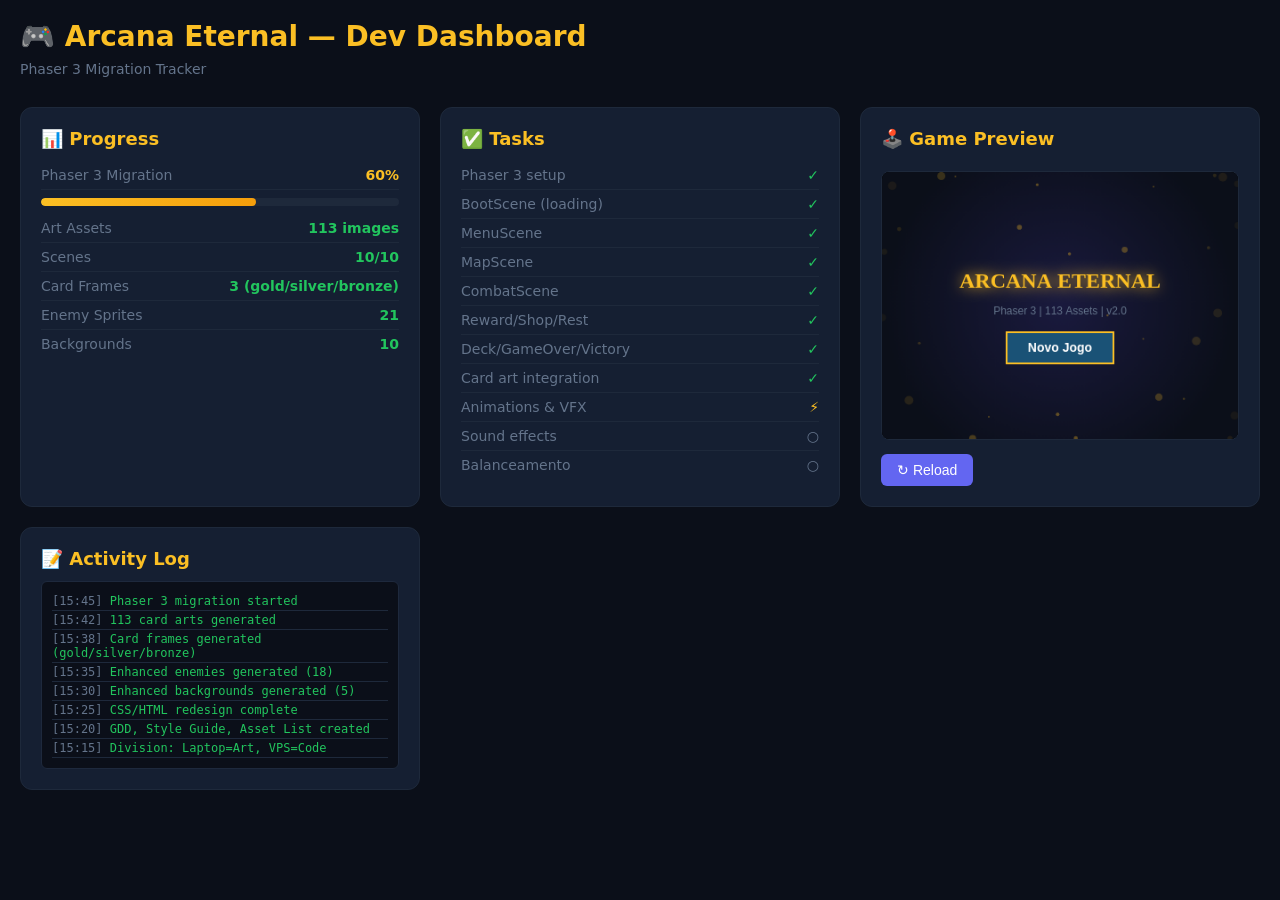
<file: dashboard.html>
<!DOCTYPE html>
<html lang="pt-BR">
<head>
<meta charset="UTF-8">
<meta name="viewport" content="width=device-width, initial-scale=1.0">
<title>Arcana Eternal — Dev Dashboard</title>
<style>
*{margin:0;padding:0;box-sizing:border-box}
body{font-family:'Segoe UI',system-ui,sans-serif;background:#0b0f19;color:#f1f5f9;min-height:100vh;padding:20px}
h1{font-size:28px;color:#fbbf24;margin-bottom:8px}
.subtitle{color:#64748b;font-size:14px;margin-bottom:30px}
.grid{display:grid;grid-template-columns:repeat(auto-fit,minmax(300px,1fr));gap:20px}
.card{background:#151f32;border:1px solid #1e293b;border-radius:12px;padding:20px}
.card h2{font-size:18px;color:#fbbf24;margin-bottom:12px}
.progress-bar{height:8px;background:#1e293b;border-radius:4px;overflow:hidden;margin:8px 0}
.progress-fill{height:100%;background:linear-gradient(90deg,#fbbf24,#f59e0b);border-radius:4px;transition:width 0.5s}
.stat{display:flex;justify-content:space-between;padding:6px 0;border-bottom:1px solid #1e293b;font-size:14px}
.stat:last-child{border-bottom:none}
.stat .label{color:#64748b}
.stat .value{font-weight:600}
.stat .value.done{color:#22c55e}
.stat .value.wip{color:#fbbf24}
canvas{border:1px solid #1e293b;border-radius:8px;background:#000;margin-top:10px;width:100%;max-width:400px}
.btn{display:inline-block;padding:8px 16px;background:#6366f1;color:#fff;border:none;border-radius:6px;cursor:pointer;font-size:14px;margin-top:10px}
.btn:hover{background:#4f46e5}
.log{background:#0b0f19;border:1px solid #1e293d;border-radius:6px;padding:10px;font-family:monospace;font-size:12px;max-height:200px;overflow-y:auto;margin-top:10px}
.log-entry{padding:2px 0;border-bottom:1px solid #1e293b}
.log-entry .time{color:#64748b}
.log-entry .msg.ok{color:#22c55e}
</style>
</head>
<body>
<h1>🎮 Arcana Eternal — Dev Dashboard</h1>
<p class="subtitle">Phaser 3 Migration Tracker</p>

<div class="grid">
<div class="card">
  <h2>📊 Progress</h2>
  <div class="stat"><span class="label">Phaser 3 Migration</span><span class="value wip">60%</span></div>
  <div class="progress-bar"><div class="progress-fill" style="width:60%"></div></div>
  <div class="stat"><span class="label">Art Assets</span><span class="value done">113 images</span></div>
  <div class="stat"><span class="label">Scenes</span><span class="value done">10/10</span></div>
  <div class="stat"><span class="label">Card Frames</span><span class="value done">3 (gold/silver/bronze)</span></div>
  <div class="stat"><span class="label">Enemy Sprites</span><span class="value done">21</span></div>
  <div class="stat"><span class="label">Backgrounds</span><span class="value done">10</span></div>
</div>

<div class="card">
  <h2>✅ Tasks</h2>
  <div class="stat"><span class="label">Phaser 3 setup</span><span class="value done">✓</span></div>
  <div class="stat"><span class="label">BootScene (loading)</span><span class="value done">✓</span></div>
  <div class="stat"><span class="label">MenuScene</span><span class="value done">✓</span></div>
  <div class="stat"><span class="label">MapScene</span><span class="value done">✓</span></div>
  <div class="stat"><span class="label">CombatScene</span><span class="value done">✓</span></div>
  <div class="stat"><span class="label">Reward/Shop/Rest</span><span class="value done">✓</span></div>
  <div class="stat"><span class="label">Deck/GameOver/Victory</span><span class="value done">✓</span></div>
  <div class="stat"><span class="label">Card art integration</span><span class="value done">✓</span></div>
  <div class="stat"><span class="label">Animations & VFX</span><span class="value wip">⚡</span></div>
  <div class="stat"><span class="label">Sound effects</span><span class="value" style="color:#64748b">○</span></div>
  <div class="stat"><span class="label">Balanceamento</span><span class="value" style="color:#64748b">○</span></div>
</div>

<div class="card">
  <h2>🕹️ Game Preview</h2>
  <canvas id="game" width="400" height="300"></canvas>
  <button class="btn" onclick="location.reload()">↻ Reload</button>
</div>

<div class="card">
  <h2>📝 Activity Log</h2>
  <div class="log">
    <div class="log-entry"><span class="time">[15:45]</span> <span class="msg ok">Phaser 3 migration started</span></div>
    <div class="log-entry"><span class="time">[15:42]</span> <span class="msg ok">113 card arts generated</span></div>
    <div class="log-entry"><span class="time">[15:38]</span> <span class="msg ok">Card frames generated (gold/silver/bronze)</span></div>
    <div class="log-entry"><span class="time">[15:35]</span> <span class="msg ok">Enhanced enemies generated (18)</span></div>
    <div class="log-entry"><span class="time">[15:30]</span> <span class="msg ok">Enhanced backgrounds generated (5)</span></div>
    <div class="log-entry"><span class="time">[15:25]</span> <span class="msg ok">CSS/HTML redesign complete</span></div>
    <div class="log-entry"><span class="time">[15:20]</span> <span class="msg ok">GDD, Style Guide, Asset List created</span></div>
    <div class="log-entry"><span class="time">[15:15]</span> <span class="msg ok">Division: Laptop=Art, VPS=Code</span></div>
  </div>
</div>
</div>

<script>
// Simple canvas preview
const canvas = document.getElementById('game');
const ctx = canvas.getContext('2d');
let frame = 0;

function render() {
  const t = Date.now() / 1000;
  const grad = ctx.createRadialGradient(canvas.width/2, canvas.height/2, 0, canvas.width/2, canvas.height/2, canvas.width/2);
  grad.addColorStop(0, '#1a1a3e');
  grad.addColorStop(1, '#0b0f19');
  ctx.fillStyle = grad;
  ctx.fillRect(0, 0, canvas.width, canvas.height);

  // Particles
  for(let i=0;i<30;i++){
    const px = (Math.sin(t*0.3+i*0.5)*0.5+0.5)*canvas.width;
    const py = (Math.cos(t*0.2+i*0.7)*0.5+0.5)*canvas.height;
    ctx.fillStyle = `rgba(251,191,36,${Math.sin(t*0.5+i)*0.15+0.2})`;
    ctx.beginPath();
    ctx.arc(px, py, Math.sin(t+i)*2+3, 0, Math.PI*2);
    ctx.fill();
  }

  // Title
  ctx.shadowColor = '#fbbf24';
  ctx.shadowBlur = 15;
  ctx.fillStyle = '#fbbf24';
  ctx.font = 'bold 24px serif';
  ctx.textAlign = 'center';
  ctx.fillText('ARCANA ETERNAL', canvas.width/2, canvas.height/2-20);
  ctx.shadowBlur = 0;

  ctx.fillStyle = '#64748b';
  ctx.font = '12px sans-serif';
  ctx.fillText('Phaser 3 | 113 Assets | v2.0', canvas.width/2, canvas.height/2+10);

  // Button
  ctx.fillStyle = '#1a5276';
  ctx.fillRect(canvas.width/2-60, canvas.height/2+30, 120, 35);
  ctx.strokeStyle = '#fbbf24';
  ctx.lineWidth = 2;
  ctx.strokeRect(canvas.width/2-60, canvas.height/2+30, 120, 35);
  ctx.fillStyle = '#fff';
  ctx.font = 'bold 14px sans-serif';
  ctx.fillText('Novo Jogo', canvas.width/2, canvas.height/2+52);

  frame++;
  requestAnimationFrame(render);
}
render();
</script>
</body>
</html>
</file>
